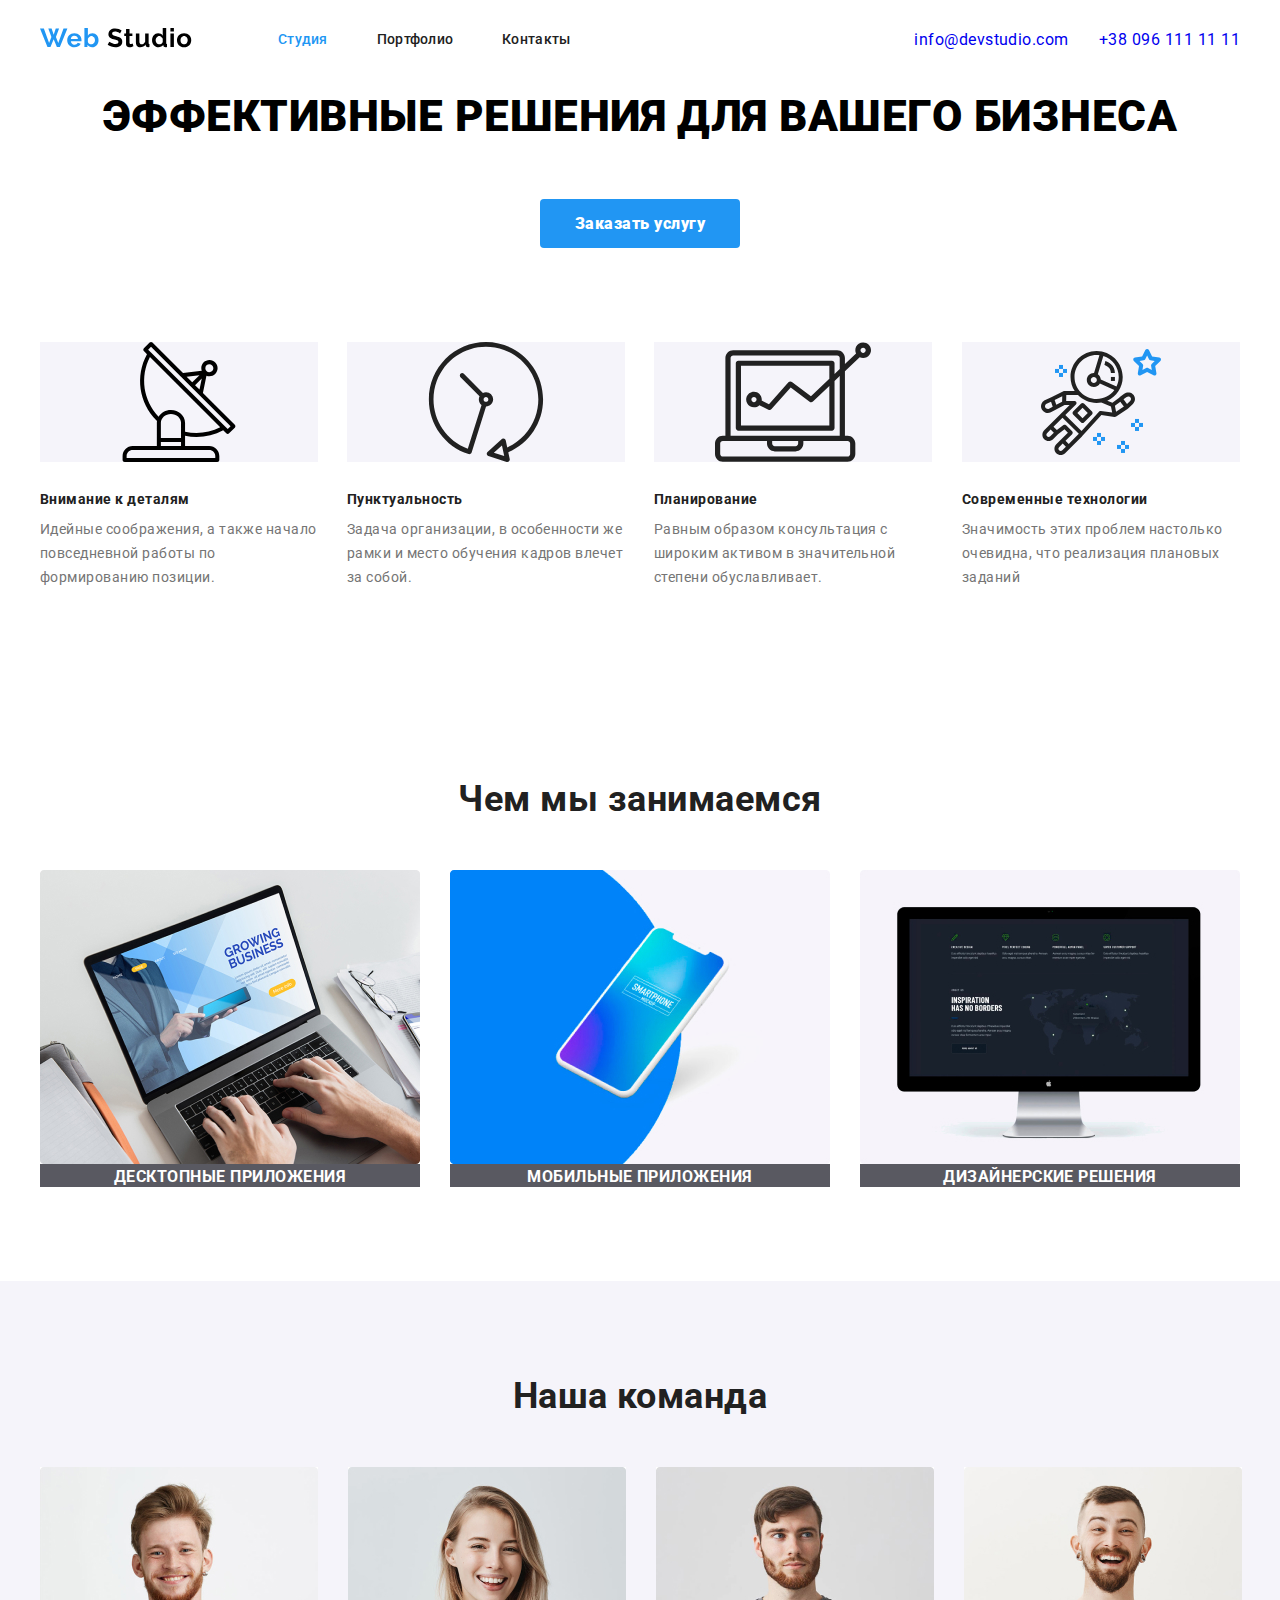
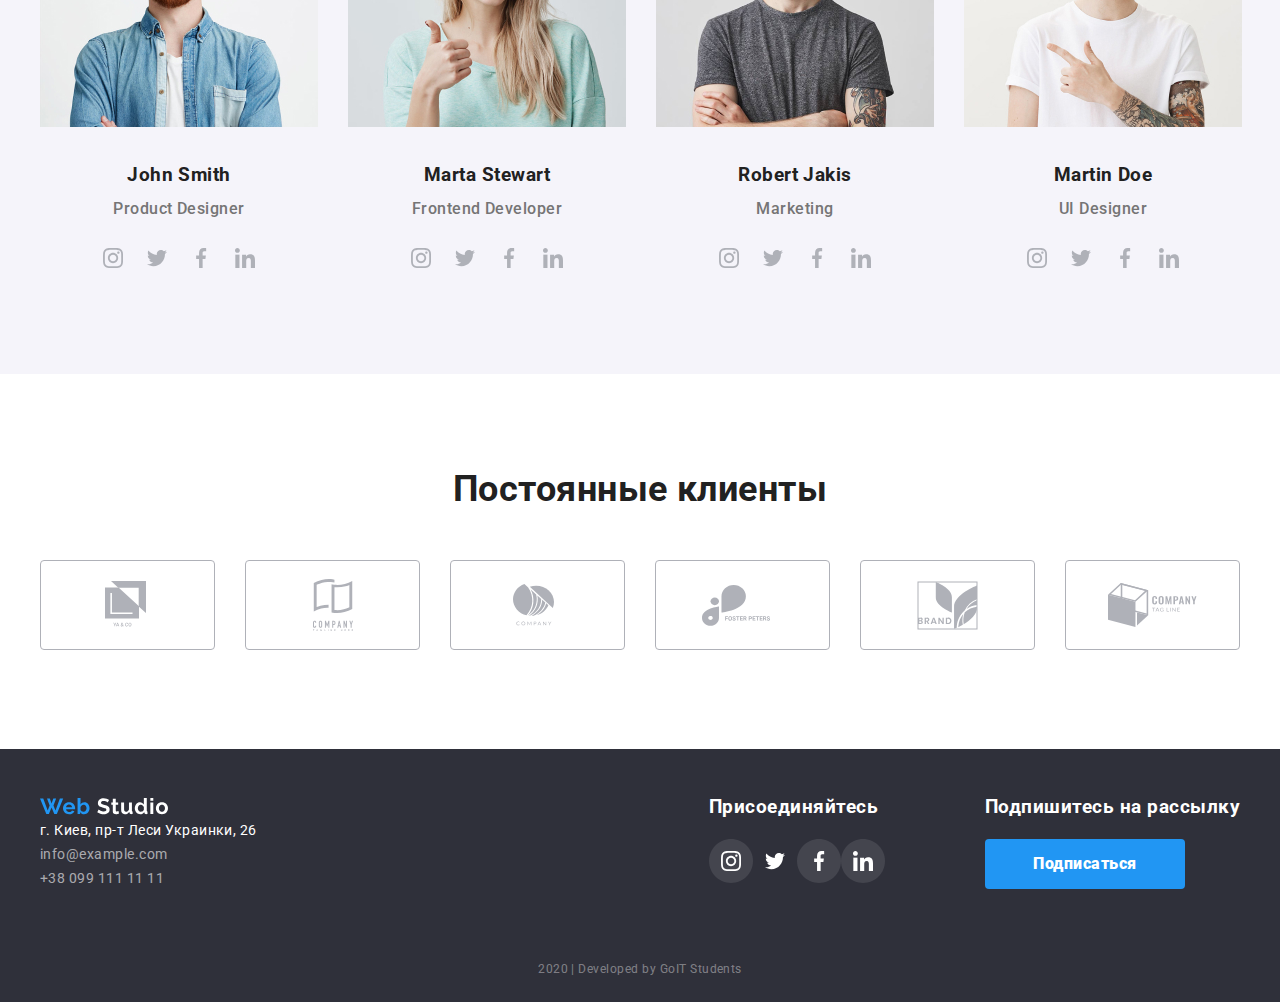
<file: index.html>
<!DOCTYPE html>
<html lang="ru">
  <head>
    <meta charset="UTF-8" />
    <meta name="viewport" content="width=device-width, initial-scale=1.0" />
    <title>Web Studio | Main</title>
    <link
      href="https://fonts.googleapis.com/css2?family=Roboto:wght@400;500;700;900&display=swap"
      rel="stylesheet"
    />
    <link
      rel="stylesheet"
      href="https://cdnjs.cloudflare.com/ajax/libs/modern-normalize/0.6.0/modern-normalize.min.css"
    />
    <link rel="stylesheet" href="./css/styles.css" />
  </head>
  <body>
    <header class="page-header">
      <nav class="container main-nav">
        <a href="./index.html">
          <img src="./images/logo.svg" alt="Логотип" />
        </a>
        <ul class="site-nav list">
          <li class="item">
            <a class="link current" href="./index.html">Студия</a>
          </li>
          <li class="item">
            <a class="link" href="./portfolio.html">Портфолио</a>
          </li>
          <li class="item">
            <a class="link" href="">Контакты</a>
          </li>
        </ul>
        <ul class="auth-nav">
          <li class="item">
            <a href="mailto:info@devstudio.com">info@devstudio.com</a>
          </li>
          <li class="item">
            <a href="Tel:+380961111111">+38 096 111 11 11</a>
          </li>
        </ul>
      </nav>
    </header>
    <main>
      <!--Герой-->
      <section class="hero">
        <h1 class="title">ЭФФЕКТИВНЫЕ РЕШЕНИЯ ДЛЯ ВАШЕГО БИЗНЕСА</h1>
        <a class="button" href="">Заказать услугу</a>
      </section>
      <!--Наши преимущества-->
      <div class="container">
        <section class="section">
          <h2 class="hidden">Наши преимущества</h2>
          <ul class="features main-features">
            <li class="item">
              <div class="box">
                <img src="./images/icon1.svg" alt="icon" />
              </div>
              <h3 class="title">Внимание к деталям</h3>
              <p class="description">
                Идейные соображения, а также начало повседневной работы по
                формированию позиции.
              </p>
            </li>
            <li class="item">
              <div class="box">
                <img src="./images/icon2.svg" alt="icon" />
              </div>
              <h3 class="title">Пунктуальность</h3>
              <p class="description">
                Задача организации, в особенности же рамки и место обучения
                кадров влечет за собой.
              </p>
            </li>
            <li class="item">
              <div class="box">
                <img src="./images/icon3.svg" alt="icon" />
              </div>
              <h3 class="title">Планирование</h3>
              <p class="description">
                Равным образом консультация с широким активом в значительной
                степени обуславливает.
              </p>
            </li>
            <li class="item">
              <div class="box">
                <img src="./images/icon4.svg" alt="icon" />
              </div>
              <h3 class="title">Современные технологии</h3>
              <p class="description">
                Значимость этих проблем настолько очевидна, что реализация
                плановых заданий
              </p>
            </li>
          </ul>
        </section>
      </div>
      <!--Чем мы занимаемся-->
      <div class="container">
        <section class="section">
          <h2 class="section-title">Чем мы занимаемся</h2>
          <ul class="duties">
            <li class="title">
              <img
                src="./images/desktop.jpg"
                alt="десктопные приложения"
                width="380"
              />
              <h3>Десктопные приложения</h3>
            </li>
            <li class="title">
              <img
                src="./images/mobile.jpg"
                alt="мобильные приложения"
                width="380"
              />
              <h3>Мобильные приложения</h3>
            </li>
            <li class="title">
              <img
                src="./images/solutions.jpg"
                alt="Дизайнерские решения"
                width="380"
              />
              <h3>Дизайнерские решения</h3>
            </li>
          </ul>
        </section>
      </div>
      <!--Наша команда-->
      <div class="team">
        <div class="container">
          <section class="section">
            <h2 class="section-title">Наша команда</h2>
            <ul class="members">
              <li class="name">
                <img
                  class="photo"
                  src="./images/john_smith.jpg"
                  alt="John Smith"
                  width="278"
                />
                <h3 lang="en">John Smith</h3>
                <p class="position" lang="en">Product Designer</p>
                <ul class="iconlist">
                  <li class="network-button">
                    <a href="" aria-label="Instagram"
                      ><img src="./images/teaminstaicon.svg" alt="Instagram" />
                    </a>
                  </li>
                  <li class="network-button">
                    <a href="" aria-label="Twitter"
                      ><img src="./images/teamtwittericon.svg" alt="Twitter" />
                    </a>
                  </li>
                  <li class="network-button">
                    <a href="" aria-label="Facebook"
                      ><img src="./images/teamfbicon.svg" alt="Twitter" />
                    </a>
                  </li>
                  <li class="network-button">
                    <a href="" aria-label="Linkedin">
                      <img src="./images/teamliicon.svg" alt="LinkedIn" />
                    </a>
                  </li>
                </ul>
              </li>
              <li class="name">
                <img
                  class="photo"
                  src="./images/marta_stewart.jpg"
                  alt="Marta Stewart"
                  width="278"
                />
                <h3 lang="en">Marta Stewart</h3>
                <p class="position" lang="en">Frontend Developer</p>
                <ul class="iconlist">
                  <li class="network-button">
                    <a href="" aria-label="Instagram"
                      ><img src="./images/teaminstaicon.svg" alt="Instagram" />
                    </a>
                  </li>
                  <li class="network-button">
                    <a href="" aria-label="Twitter"
                      ><img src="./images/teamtwittericon.svg" alt="Twitter" />
                    </a>
                  </li>
                  <li class="network-button">
                    <a href="" aria-label="Facebook"
                      ><img src="./images/teamfbicon.svg" alt="Facebook" />
                    </a>
                  </li>
                  <li class="network-button">
                    <a href="" aria-label="Linkedin">
                      <img src="./images/teamliicon.svg" alt="LinkedIn" />
                    </a>
                  </li>
                </ul>
              </li>
              <li class="name">
                <img
                  class="photo"
                  src="./images/robert_jakis.jpg"
                  alt="Robert Jakis"
                  width="278"
                />
                <h3 lang="en">Robert Jakis</h3>
                <p class="position" lang="en">Marketing</p>
                <ul class="iconlist">
                  <li class="network-button">
                    <a href="" aria-label="Instagram"
                      ><img src="./images/teaminstaicon.svg" alt="Instagram" />
                    </a>
                  </li>
                  <li class="network-button">
                    <a href="" aria-label="Twitter"
                      ><img src="./images/teamtwittericon.svg" alt="Twitter" />
                    </a>
                  </li>
                  <li class="network-button">
                    <a href="" aria-label="Facebook"
                      ><img src="./images/teamfbicon.svg" alt="Twitter" />
                    </a>
                  </li>
                  <li class="network-button">
                    <a href="" aria-label="Linkedin">
                      <img src="./images/teamliicon.svg" alt="LinkedIn" />
                    </a>
                  </li>
                </ul>
              </li>
              <li class="name">
                <img
                  class="photo"
                  src="./images/martin_doe.jpg"
                  alt="Martin Doe"
                  width="278"
                />
                <h3 lang="en">Martin Doe</h3>
                <p class="position" lang="en">UI Designer</p>
                <ul class="iconlist">
                  <li class="network-button">
                    <a href="" aria-label="Instagram"
                      ><img src="./images/teaminstaicon.svg" alt="Instagram" />
                    </a>
                  </li>
                  <li class="network-button">
                    <a href="" aria-label="Twitter"
                      ><img src="./images/teamtwittericon.svg" alt="Twitter" />
                    </a>
                  </li>
                  <li class="network-button">
                    <a href="" aria-label="Facebook"
                      ><img src="./images/teamfbicon.svg" alt="Twitter" />
                    </a>
                  </li>
                  <li class="network-button">
                    <a href="" aria-label="Linkedin">
                      <img src="./images/teamliicon.svg" alt="LinkedIn" />
                    </a>
                  </li>
                </ul>
              </li>
            </ul>
          </section>
        </div>
      </div>
      <!--Постоянные клиенты-->
      <div class="container">
        <section class="section">
          <h2 class="section-title">Постоянные клиенты</h2>
          <ul class="clients">
            <li class="item">
              <img src="./images/client1.svg" alt="client" />
            </li>
            <li class="item">
              <img src="./images/client2.svg" alt="client" />
            </li>
            <li class="item">
              <img src="./images/client3.svg" alt="client" />
            </li>
            <li class="item">
              <img src="./images/client4.svg" alt="client" />
            </li>
            <li class="item">
              <img src="./images/client5.svg" alt="client" />
            </li>
            <li class="item">
              <img src="./images/client6.svg" alt="client" />
            </li>
          </ul>
        </section>
      </div>
    </main>
    <!--футер-->

    <footer class="page-footer">
      <div class="container">
        <div class="footer">
          <div class="address-list">
            <a href="./index.html"
              ><img src="./images/logo-footer.svg" alt="logo"
            /></a>
            <address class="address">
              г. Киев, пр-т Леси Украинки, 26 <br />
              <a class="info" href="mailto:info@example.com"
                >info@example.com</a
              >
              <br />
              <a class="info" href="tel:+38 099 111 11 11">+38 099 111 11 11</a>
            </address>
          </div>
          <div class="network-list">
            <h3 class="footer-title">Присоединяйтесь</h3>
            <ul class="social">
              <li class="network-button">
                <a href="" aria-label="Instagram">
                  <img src="./images/footerinstaicon.svg" alt="Instagram"
                /></a>
              </li>
              <li class="network-button">
                <a href="" aria-label="Twitter">
                  <img src="./images/footertwittericon.svg" alt="Twitter"
                /></a>
              </li>
              <li class="network-button">
                <a href="" aria-label="facebook">
                  <img src="./images/footerfbicon.svg" alt="Facebook" />
                </a>
              </li>
              <li class="network-button">
                <a href="" aria-label="linkedin">
                  <img src="./images/footerliicon.svg" alt="LinkedIn"
                /></a>
              </li>
            </ul>
          </div>
          <div class="subscribe-form">
            <h3 class="footer-title">Подпишитесь на рассылку</h3>
            <a class="button" href="">Подписаться</a>
          </div>
        </div>
        <p class="copyright">2020 | Developed by GoIT Students</p>
      </div>
    </footer>
  </body>
</html>
</file>
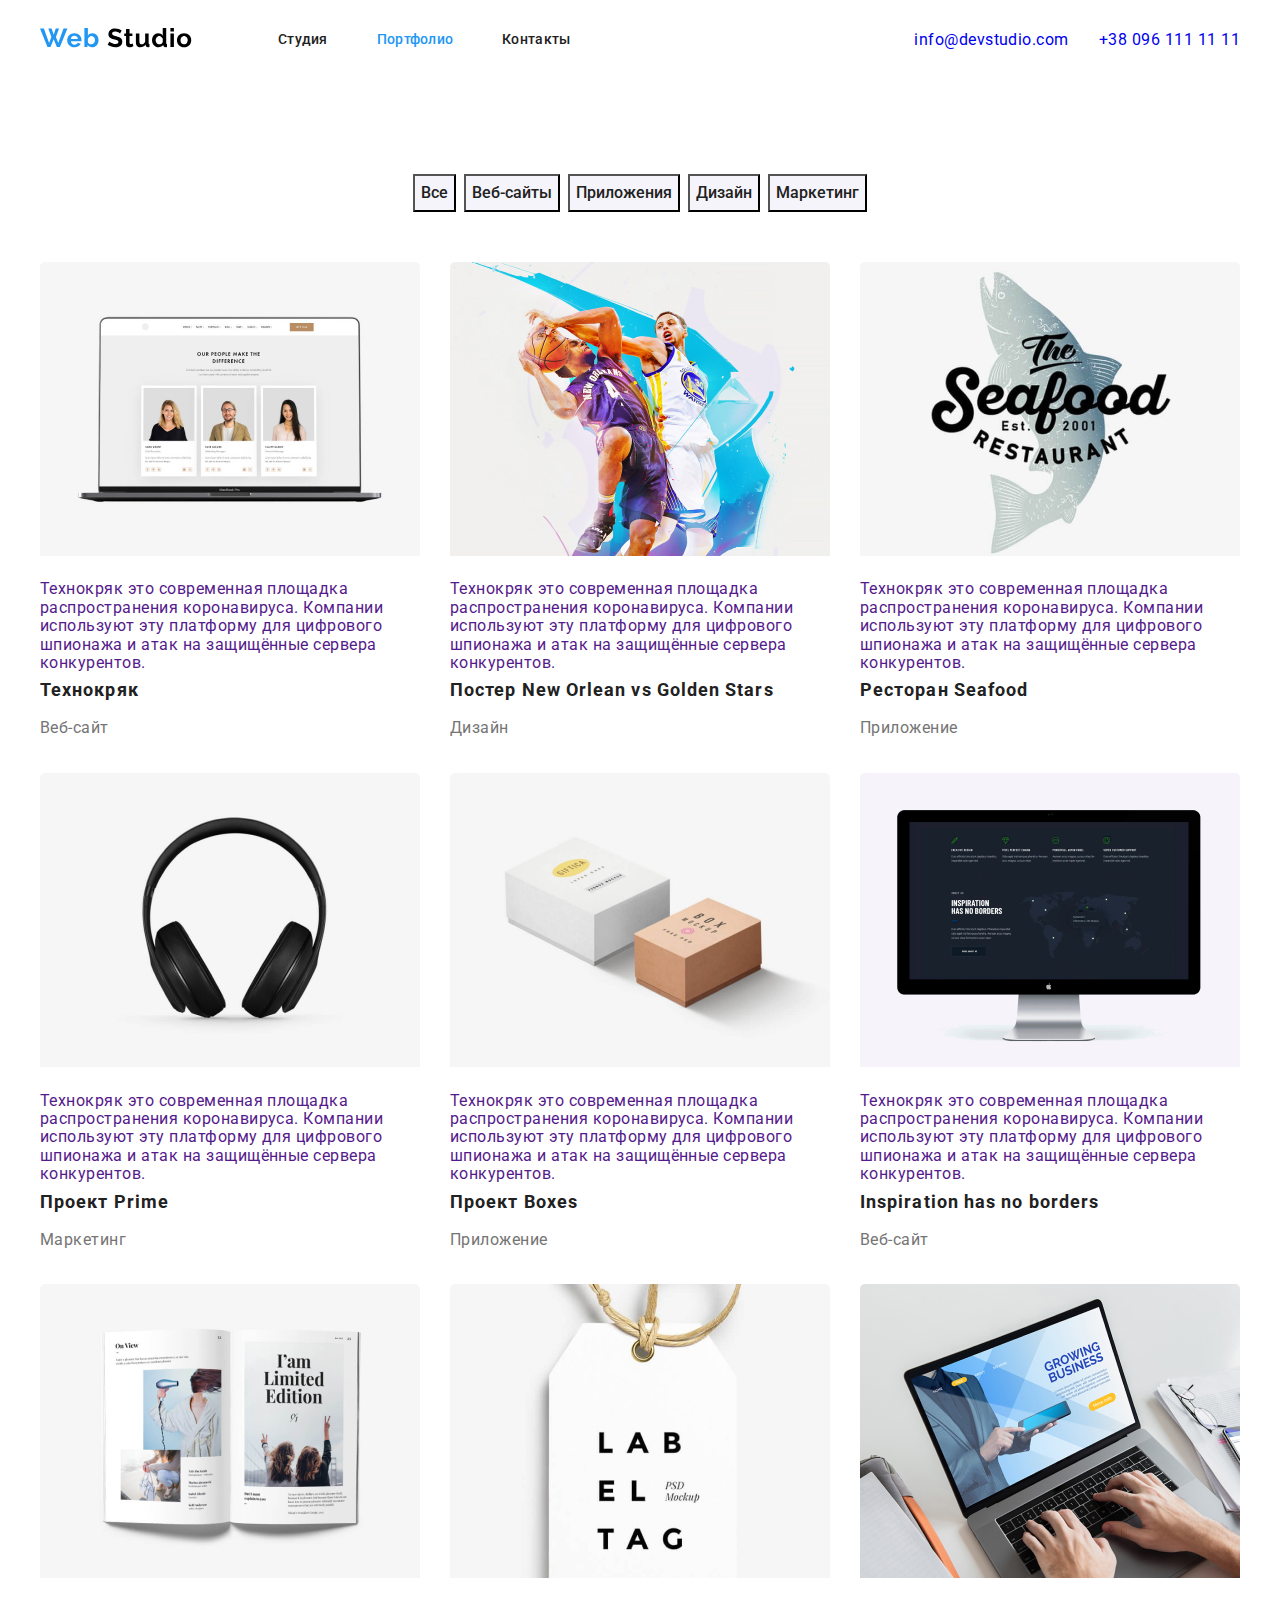
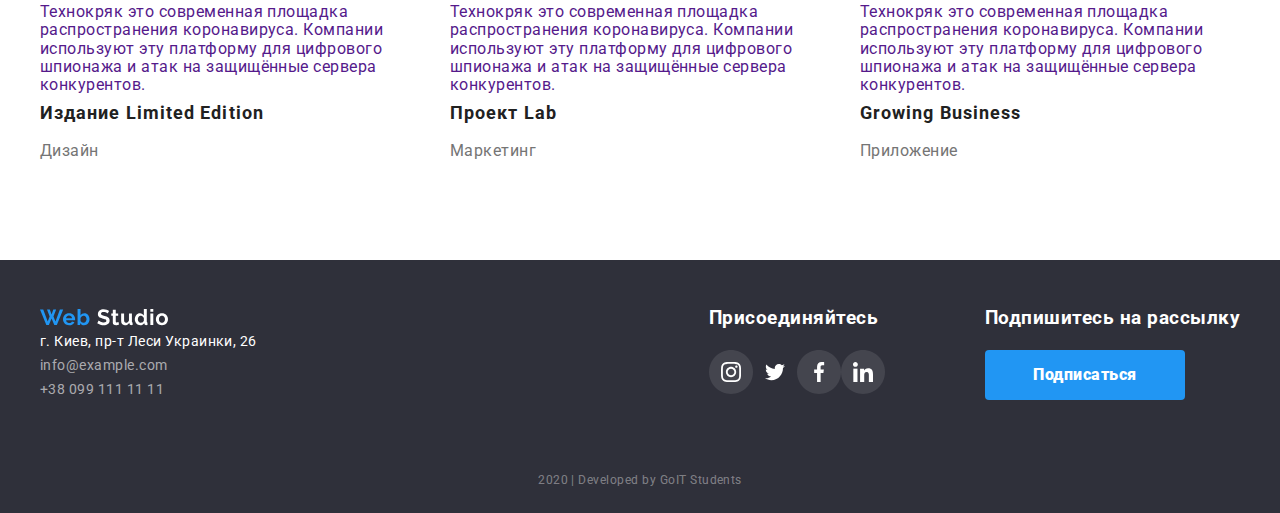
<file: portfolio.html>
<!DOCTYPE html>
<html lang="ru">
  <head>
    <meta charset="UTF-8" />
    <meta name="viewport" content="width=device-width, initial-scale=1.0" />
    <title>Web Studio | Portfolio</title>
    <link
      href="https://fonts.googleapis.com/css2?family=Roboto:wght@400;500;700;900&display=swap"
      rel="stylesheet"
    />
    <link
      rel="stylesheet"
      href="https://cdnjs.cloudflare.com/ajax/libs/modern-normalize/0.6.0/modern-normalize.min.css"
    />
    <link rel="stylesheet" href="./css/styles.css" />
  </head>

  <body>
    <header class="page-header">
      <nav class="container main-nav">
        <a href="./index.html">
          <img src="./images/logo.svg" alt="Логотип" />
        </a>
        <ul class="site-nav list">
          <li class="item">
            <a class="link" href="./index.html">Студия</a>
          </li>
          <li class="item">
            <a class="link current" href="./portfolio.html">Портфолио</a>
          </li>
          <li class="item">
            <a class="link" href="">Контакты</a>
          </li>
        </ul>
        <ul class="auth-nav">
          <li class="item">
            <a href="mailto:info@devstudio.com">info@devstudio.com</a>
          </li>
          <li class="item">
            <a href="Tel:+380961111111">+38 096 111 11 11</a>
          </li>
        </ul>
      </nav>
    </header>
    <main>
      <!--Фильтры-->
      <div class="container">
        <div class="filter-buttons">
          <h1 class="hidden">Наши Проекты</h1>
          <section>
            <ul class="filter">
              <li class="item">
                <button class="title" type="button">Все</button>
              </li>
              <li class="item">
                <button class="title" type="button">Веб-сайты</button>
              </li>
              <li class="item">
                <button class="title" type="button">Приложения</button>
              </li>
              <li class="item">
                <button class="title" type="button">Дизайн</button>
              </li>
              <li class="item">
                <button class="title" type="button">Маркетинг</button>
              </li>
            </ul>
          </section>
        </div>
      </div>

      <!--Проекты-->
      <div class="container">
        <div class="project-section">
          <section>
            <ul class="project-list">
              <li class="project">
                <a href="">
                  <img
                    class="image"
                    src="./images/projects/techcrack.jpg"
                    alt="Технокряк"
                    width="380"
                  />
                  <p>
                    Технокряк это современная площадка распространения
                    коронавируса. Компании используют эту платформу для
                    цифрового шпионажа и атак на защищённые сервера конкурентов.
                  </p>
                  <h2 class="title">Технокряк</h2>
                  <p class="description">Веб-сайт</p>
                </a>
              </li>
              <li class="project">
                <a href="">
                  <img
                    class="image"
                    src="./images/projects/poster.jpg"
                    alt="Постер"
                    width="380"
                  />
                  <p>
                    Технокряк это современная площадка распространения
                    коронавируса. Компании используют эту платформу для
                    цифрового шпионажа и атак на защищённые сервера конкурентов.
                  </p>
                  <h2 class="title">Постер New Orlean vs Golden Stars</h2>
                  <p class="description">Дизайн</p>
                </a>
              </li>
              <li class="project">
                <a href="">
                  <img
                    class="image"
                    src="./images/projects/seafood.jpg"
                    alt="Ресторан Seafood"
                    width="380"
                  />
                  <p>
                    Технокряк это современная площадка распространения
                    коронавируса. Компании используют эту платформу для
                    цифрового шпионажа и атак на защищённые сервера конкурентов.
                  </p>
                  <h2 class="title">Ресторан Seafood</h2>
                  <p class="description">Приложение</p>
                </a>
              </li>
              <li class="project">
                <a href="">
                  <img
                    class="image"
                    src="./images/projects/prime-project.jpg"
                    alt="Проект Prime"
                    width="380"
                  />
                  <p>
                    Технокряк это современная площадка распространения
                    коронавируса. Компании используют эту платформу для
                    цифрового шпионажа и атак на защищённые сервера конкурентов.
                  </p>
                  <h2 class="title">Проект Prime</h2>
                  <p class="description">Маркетинг</p>
                </a>
              </li>
              <li class="project">
                <a href="">
                  <img
                    class="image"
                    src="./images/projects/boxes-project.jpg"
                    alt="Проект Boxes"
                    width="380"
                  />
                  <p>
                    Технокряк это современная площадка распространения
                    коронавируса. Компании используют эту платформу для
                    цифрового шпионажа и атак на защищённые сервера конкурентов.
                  </p>
                  <h2 class="title">Проект Boxes</h2>
                  <p class="description">Приложение</p>
                </a>
              </li>
              <li class="project">
                <a href="">
                  <img
                    class="image"
                    src="./images/projects/inspiration.jpg"
                    alt="Inspiration has no borders"
                    width="380"
                  />
                  <p>
                    Технокряк это современная площадка распространения
                    коронавируса. Компании используют эту платформу для
                    цифрового шпионажа и атак на защищённые сервера конкурентов.
                  </p>
                  <h2 class="title">Inspiration has no borders</h2>
                  <p class="description">Веб-сайт</p>
                </a>
              </li>
              <li class="project">
                <a href="">
                  <img
                    class="image"
                    src="./images/projects/limited-edition.jpg"
                    alt="Издание Limited Edition"
                    width="380"
                  />
                  <p>
                    Технокряк это современная площадка распространения
                    коронавируса. Компании используют эту платформу для
                    цифрового шпионажа и атак на защищённые сервера конкурентов.
                  </p>
                  <h2 class="title">Издание Limited Edition</h2>
                  <p class="description">Дизайн</p>
                </a>
              </li>
              <li class="project">
                <a href="">
                  <img
                    class="image"
                    src="./images/projects/lab-project.jpg"
                    alt="Проект Lab"
                    width="380"
                  />
                  <p>
                    Технокряк это современная площадка распространения
                    коронавируса. Компании используют эту платформу для
                    цифрового шпионажа и атак на защищённые сервера конкурентов.
                  </p>
                  <h2 class="title">Проект Lab</h2>
                  <p class="description">Маркетинг</p>
                </a>
              </li>
              <li class="project">
                <a href="">
                  <img
                    class="image"
                    src="./images/projects/growing-business.jpg"
                    alt="Growing Business"
                    width="380"
                  />
                  <p>
                    Технокряк это современная площадка распространения
                    коронавируса. Компании используют эту платформу для
                    цифрового шпионажа и атак на защищённые сервера конкурентов.
                  </p>
                  <h2 class="title">Growing Business</h2>
                  <p class="description">Приложение</p>
                </a>
              </li>
            </ul>
          </section>
        </div>
      </div>
    </main>

    <!--футер-->
    <footer class="page-footer">
      <div class="container">
        <div class="footer">
          <div class="address-list">
            <a href="./index.html"
              ><img src="./images/logo-footer.svg" alt="logo"
            /></a>
            <address class="address">
              г. Киев, пр-т Леси Украинки, 26 <br />
              <a class="info" href="mailto:info@example.com"
                >info@example.com</a
              >
              <br />
              <a class="info" href="tel:+38 099 111 11 11">+38 099 111 11 11</a>
            </address>
          </div>
          <div class="network-list">
            <h3 class="footer-title">Присоединяйтесь</h3>
            <ul class="social">
              <li class="network-button">
                <a href="" aria-label="Instagram">
                  <img src="./images/footerinstaicon.svg" alt="Instagram"
                /></a>
              </li>
              <li class="network-button">
                <a href="" aria-label="Twitter">
                  <img src="./images/footertwittericon.svg" alt="Twitter"
                /></a>
              </li>
              <li class="network-button">
                <a href="" aria-label="facebook">
                  <img src="./images/footerfbicon.svg" alt="Facebook" />
                </a>
              </li>
              <li class="network-button">
                <a href="" aria-label="linkedin">
                  <img src="./images/footerliicon.svg" alt="LinkedIn"
                /></a>
              </li>
            </ul>
          </div>
          <div class="subscribe-form">
            <h3 class="footer-title">Подпишитесь на рассылку</h3>
            <a class="button" href="">Подписаться</a>
          </div>
        </div>
        <p class="copyright">2020 | Developed by GoIT Students</p>
      </div>
    </footer>
  </body>
</html>
</file>
<file: css/styles.css>
html {
  box-sizing: border-box;
}

*,
*::before,
*::after {
  box-sizing: inherit;
}

:root {
  --accent-colour: #2196f3;
  --bg-colour: #ffffff;
  --secondary-bg-colour: #f5f4fa;
  --primary-text-colour: #212121;
  --secondary-text-colour: #757575;
  --primary-white-colour: #ffffff;
  --box-bg-colour: rgba(47, 48, 58, 0.8);
}

body {
  background-color: var(--bg-colour);
  font-family: Roboto, sans-serif;
  letter-spacing: 0.03em;
}

a {
  text-decoration: none;
}

ul {
  list-style: none;
  margin: 0;
  padding: 0;
}
h1,
h2,
h3,
h4,
p {
  padding: 0;
  margin: 0;
}

.section {
  padding-bottom: 94px;
}

.main-nav {
  display: flex;
  align-items: center;
}

/* Site Navigation */
.site-nav {
  display: flex;
  margin-left: 86px;
}

.site-nav .item {
  margin-right: 49px;
}
.site-nav .item:last-child {
  margin-right: 0;
}

.site-nav .link {
  display: block;
  padding-top: 32px;
  padding-bottom: 32px;
  color: var(--primary-text-colour);
  font-weight: 500;
  font-size: 14px;
  line-height: 1.14;
  letter-spacing: 0.02em;
}

.site-nav .current {
  color: var(--accent-colour);
}

.site-nav .link:hover,
.site-nav .link:focus {
  color: var(--accent-colour);
}

.auth-nav {
  display: flex;
  margin-left: auto;
}
.auth-nav .item {
  margin-right: 30px;
}

.auth-nav .item + .item {
  margin-right: 0;
}

/* .page-header {
  padding-top: 24px;
  padding-bottom: 24px;
} */

.container {
  width: 1230px;
  padding: 0px 15px;
  margin-left: auto;
  margin-right: auto;
}
.section-title {
  padding-top: 94px;
  padding-bottom: 50px;
  color: var(--primary-text-colour);
  font-weight: 700;
  font-size: 36px;
  line-height: 1.17;
  text-align: center;
}
.hero {
  text-align: center;
  padding-bottom: 94px;
}
.hero .title {
  margin-top: 0;
  margin-bottom: 46px;
  font-weight: 900;
  font-size: 44px;
  line-height: 1.65;
  text-align: center;
  text-transform: uppercase;
}
.button {
  border-radius: 4px;
  padding: 10px 32px;
  display: inline-block;
  min-width: 200px;
  color: var(--primary-white-colour);
  background-color: var(--accent-colour);
  font-weight: 900;
  font-size: 16px;
  line-height: 1.87;
  text-align: center;
}
/* Features */
.features {
  display: flex;
}

.features .box {
  display: flex;
  justify-content: center;
  background-color: var(--secondary-bg-colour);
  width: 278px;
  height: 120px;
  margin-bottom: 30px;
}
.features .box .title {
  margin-bottom: 10px;
}
.features .box:hover {
  background-color: var(--accent-colour);
}
.features .item {
  margin-right: 29px;
}
.features .item:last-child {
  margin-right: 0px;
}
.features .title {
  color: var(--primary-text-colour);
  font-weight: 700;
  font-size: 14px;
  line-height: 1.14;
  margin-bottom: 10px;
}
.features .description {
  color: var(--secondary-text-colour);
  font-size: 14px;
  line-height: 1.71;
  margin-top: 0;
}

/* Duties */
.duties {
  display: flex;
}

.duties .title {
  color: var(--primary-white-colour);
  background-color: var(--box-bg-colour);
  font-weight: 700;
  font-size: 14px;
  line-height: 1.14;
  text-align: center;
  text-transform: uppercase;
  margin-right: 30px;
}
.duties .title:last-child {
  margin-right: 0;
}
/* Team */
.team {
  background-color: var(--secondary-bg-colour);
}
.team .members {
  display: flex;
}
.team .photo {
  margin-bottom: 30px;
}
.team .name {
  color: var(--primary-text-colour);
  font-weight: 500;
  font-size: 16px;
  line-height: 1.36;
  text-align: center;
  margin-right: 30px;
}
.team .name:last-child {
  margin-right: 0;
}
.team h3 {
  margin-bottom: 10px;
}
.team .position {
  color: var(--secondary-text-colour);
  font-size: 16px;
  line-height: 1.36;
  text-align: center;
  margin-bottom: 16px;
}
.iconlist {
  display: flex;
  justify-content: center;
}
.network-button {
  width: 44px;
  height: 44px;
}

.network-button:hover,
.network-button:focus {
  background-color: var(--accent-colour);
  border-radius: 50%;
}

/* Clients */
.clients {
  display: flex;
}
.clients .item:not(:last-child) {
  margin-right: 30px;
}

/* Footer */
footer {
  background-color: #2f303a;
}
.footer {
  display: flex;
}
.page-footer {
  padding-top: 48px;
  padding-bottom: 21px;
}
.address-list {
  margin-right: auto;
}
.address {
  color: var(--primary-white-colour);
  font-style: normal;
  font-size: 14px;
  line-height: 1.71;
}
.address .info {
  color: rgba(255, 255, 255, 0.6);
  font-weight: 400;
}
.social {
  display: flex;
}
.footer-title {
  color: var(--primary-white-colour);
  margin-bottom: 21px;
}
.subscribe-form {
  margin-left: 100px;
  margin-bottom: 68px;
}
.copyright {
  color: rgba(255, 255, 255, 0.4);
  font-size: 12px;
  line-height: 2;
  text-align: center;
}
/* PORTFOLIO */
/* Filter */
.hidden {
  display: none;
}

.filter-buttons {
  display: flex;
  justify-content: center;
  padding-top: 94px;
  padding-bottom: 50px;
}
.filter {
  display: flex;
}
.filter .title {
  color: var(--primary-text-colour);
  background-color: var(--secondary-bg-colour);
  font-weight: 500;
  font-size: 16px;
  line-height: 1.62;
  height: 38px;
}
.filter .item {
  margin-right: 8px;
}

.filter .item:last-child {
  margin-right: 0px;
}

.filter .title:hover,
.filter .title:focus {
  color: var(--primary-white-colour);
  background-color: var(--accent-colour);
}
/* Projects */
.project-list {
  display: flex;
  flex-wrap: wrap;
}
.project {
  display: inline-block;
  width: 380px;
  margin-right: 30px;
  margin-bottom: 30px;
}
.project:nth-last-child(-n + 3) {
  margin-bottom: 0;
}
.project:nth-child(3n) {
  margin-right: 0;
}
.project .image {
  margin-bottom: 20px;
}

.project .title {
  color: var(--primary-text-colour);
  font-weight: 700;
  font-size: 18px;
  line-height: 2;
  letter-spacing: 0.06em;
  margin-bottom: 5px;
}

.project .description {
  color: var(--secondary-text-colour);
  font-size: 16px;
  line-height: 1.87;
}
.project a {
  display: inline-block;
  padding: 0px;
}
.project-section {
  padding-bottom: 94px;
}
</file>
